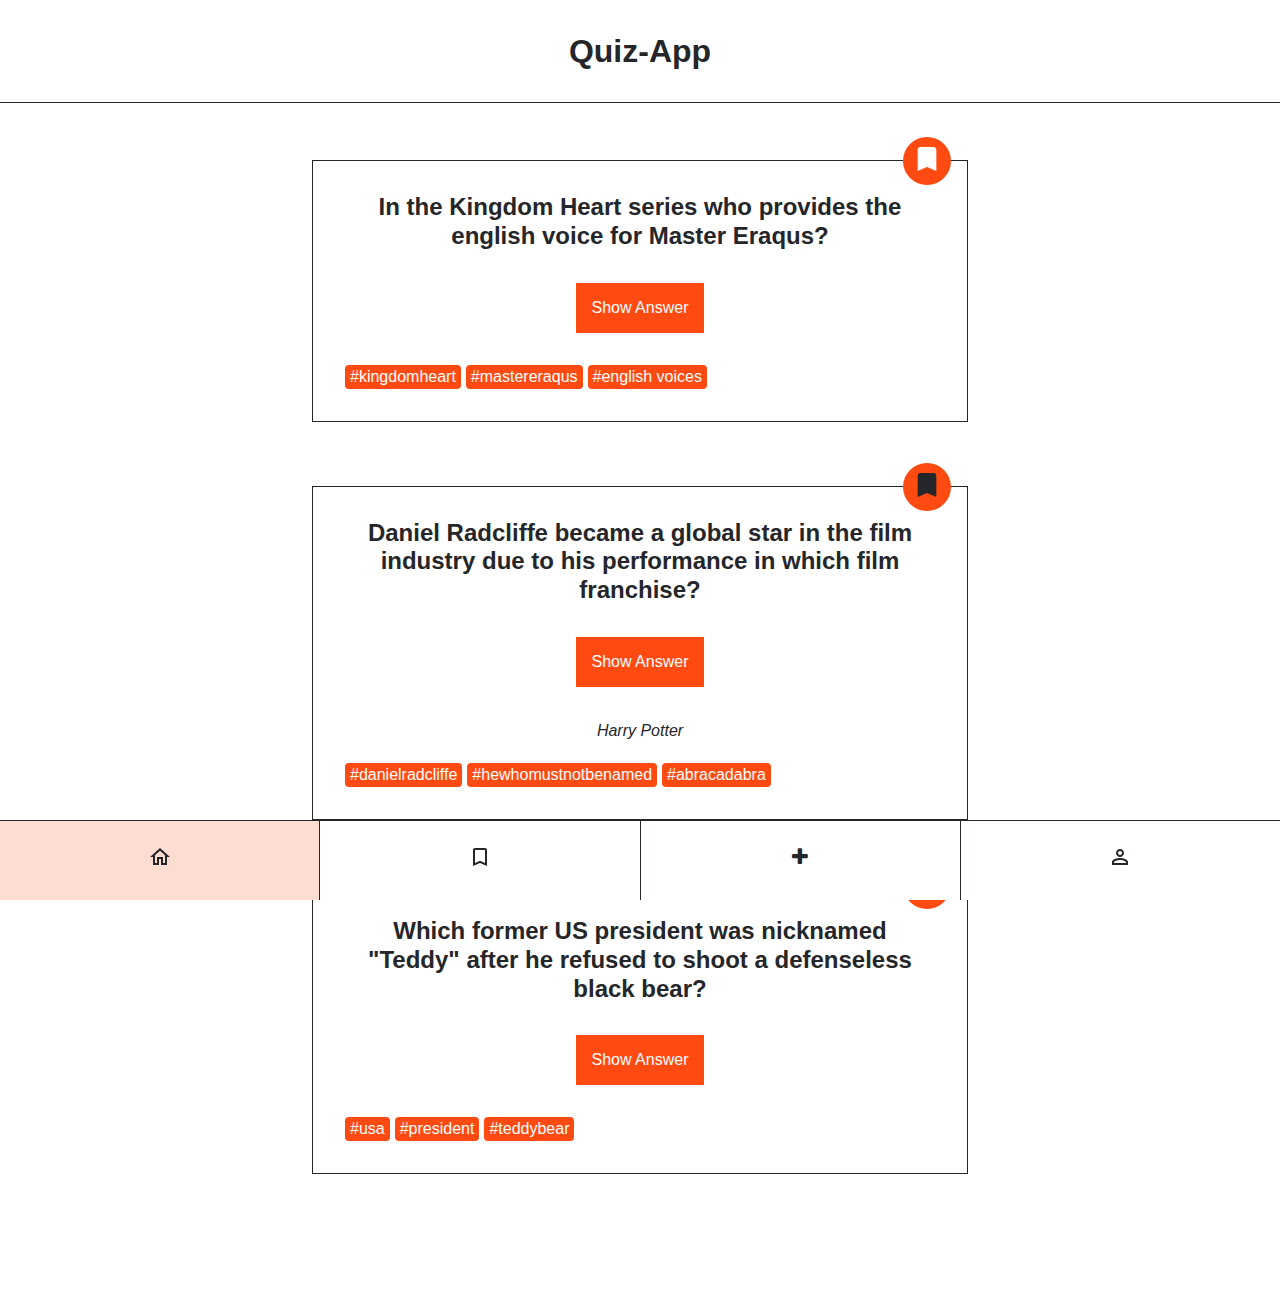
<file: index.html>
<!DOCTYPE html>
<html lang="en">
  <head>
    <meta charset="UTF-8" />
    <meta http-equiv="X-UA-Compatible" content="IE=edge" />
    <meta name="viewport" content="width=device-width, initial-scale=1.0" />
    <title>Quiz-App</title>
    <link rel="stylesheet" href="./styles.css" />
    <link
      rel="stylesheet"
      href="https://cdnjs.cloudflare.com/ajax/libs/font-awesome/4.7.0/css/font-awesome.min.css"
    />
    <script src="./index.js" defer></script>
  </head>
  <body>
    <header class="header">
      <h1 class="header__title">Quiz-App</h1>
    </header>
    <main>
      <ul class="card-list">
        <!--
                FIRST CARD
              -->
        <li class="card-list__item">
          <article class="card">
            <h2 class="card__question">
              In the Kingdom Heart series who provides the english voice for
              Master Eraqus?
            </h2>
            <button class="card__button-answer" type="button">
              Show Answer
            </button>
            <p class="card__answer">Mark Hamill</p>
            <ul class="card__tag-list">
              <li class="card__tag-list-item">#kingdomheart</li>
              <li class="card__tag-list-item">#mastereraqus</li>
              <li class="card__tag-list-item">#english voices</li>
            </ul>
            <div class="card__button-bookmark">
              <button class="bookmark" aria-label="bookmark" type="button">
                <svg
                  class="bookmark__icon"
                  xmlns="http://www.w3.org/2000/svg"
                  viewbox="0 0 24 24"
                >
                  <path
                    d="M17 3H7c-1.1 0-2 .9-2 2v16l7-3 7 3V5c0-1.1-.9-2-2-2z"
                  />
                </svg>
              </button>
            </div>
          </article>
        </li>
        <!--
                SECOND CARD
              -->
        <li class="card-list__item">
          <article class="card">
            <h2 class="card__question">
              Daniel Radcliffe became a global star in the film industry due to
              his performance in which film franchise?
            </h2>
            <button class="card__button-answer" type="button">
              Show Answer
            </button>
            <p class="card__answer card__answer--active">Harry Potter</p>
            <ul class="card__tag-list">
              <li class="card__tag-list-item">#danielradcliffe</li>
              <li class="card__tag-list-item">#hewhomustnotbenamed</li>
              <li class="card__tag-list-item">#abracadabra</li>
            </ul>
            <div class="card__button-bookmark">
              <button
                class="bookmark bookmark--active"
                aria-label="bookmark"
                type="button"
              >
                <svg
                  class="bookmark__icon"
                  xmlns="http://www.w3.org/2000/svg"
                  viewbox="0 0 24 24"
                >
                  <path
                    d="M17 3H7c-1.1 0-2 .9-2 2v16l7-3 7 3V5c0-1.1-.9-2-2-2z"
                  />
                </svg>
              </button>
            </div>
          </article>
        </li>
        <!--
                THIRD CARD
              -->
        <li class="card-list__item">
          <article class="card">
            <h2 class="card__question">
              Which former US president was nicknamed &quot;Teddy&quot; after he
              refused to shoot a defenseless black bear?
            </h2>
            <button class="card__button-answer" type="button">
              Show Answer
            </button>
            <p class="card__answer">Theodore Roosevelt</p>
            <ul class="card__tag-list">
              <li class="card__tag-list-item">#usa</li>
              <li class="card__tag-list-item">#president</li>
              <li class="card__tag-list-item">#teddybear</li>
            </ul>
            <div class="card__button-bookmark">
              <button class="bookmark" aria-label="bookmark" type="button">
                <svg
                  class="bookmark__icon"
                  xmlns="http://www.w3.org/2000/svg"
                  viewbox="0 0 24 24"
                >
                  <path
                    d="M17 3H7c-1.1 0-2 .9-2 2v16l7-3 7 3V5c0-1.1-.9-2-2-2z"
                  />
                </svg>
              </button>
            </div>
          </article>
        </li>
      </ul>
    </main>

    <nav class="navigation">
      <ul class="navigation__list">
        <li class="navigation__list-item navigation__list-item--active">
          <a
            class="navigation__link"
            href="/index.html"
            aria-label="go to home page"
          >
            <svg
              xmlns="http://www.w3.org/2000/svg"
              height="24px"
              viewbox="0 0 24 24"
              width="24px"
            >
              <path
                d="M12 5.69l5 4.5V18h-2v-6H9v6H7v-7.81l5-4.5M12 3L2 12h3v8h6v-6h2v6h6v-8h3L12 3z"
              />
            </svg>
          </a>
        </li>
        <li class="navigation__list-item">
          <a
            class="navigation__link"
            href="bookmarks.html"
            aria-label="go to bookmarks page"
          >
            <svg
              xmlns="http://www.w3.org/2000/svg"
              height="24px"
              viewbox="0 0 24 24"
              width="24px"
            >
              <path
                d="M17 3H7c-1.1 0-2 .9-2 2v16l7-3 7 3V5c0-1.1-.9-2-2-2zm0 15l-5-2.18L7 18V5h10v13z"
              />
            </svg>
          </a>
        </li>
        <li class="navigation__list-item">
          <a
            class="navigation__link"
            href="form.html"
            aria-label="add new card"
          >
            <i
              class="fa fa-plus"
              style="font-size: 20px; margin-top: 2px"
              aria-hidden="true"
            ></i>
          </a>
        </li>
        <li class="navigation__list-item">
          <a
            class="navigation__link"
            href="profile.html"
            aria-label="go to profile page"
          >
            <svg
              xmlns="http://www.w3.org/2000/svg"
              height="24px"
              viewbox="0 0 24 24"
              width="24px"
            >
              <path
                d="M12 6c1.1 0 2 .9 2 2s-.9 2-2 2-2-.9-2-2 .9-2 2-2m0 9c2.7 0 5.8 1.29 6 2v1H6v-.99c.2-.72 3.3-2.01 6-2.01m0-11C9.79 4 8 5.79 8 8s1.79 4 4 4 4-1.79 4-4-1.79-4-4-4zm0 9c-2.67 0-8 1.34-8 4v3h16v-3c0-2.66-5.33-4-8-4z"
              />
            </svg>
          </a>
        </li>
      </ul>
    </nav>
  </body>
</html>
</file>
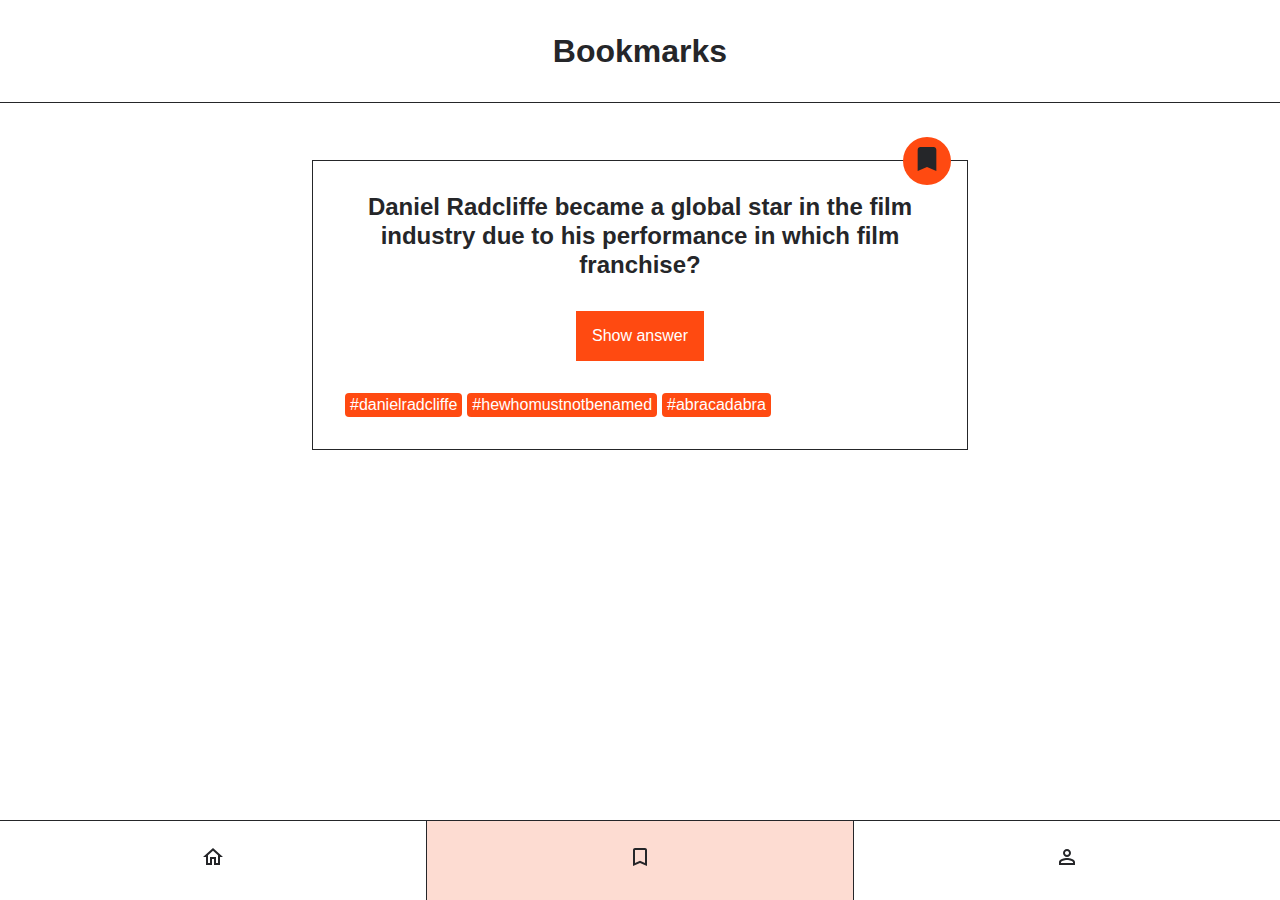
<file: bookmarks.html>
<!DOCTYPE html>
<html lang="en">
  <head>
    <meta charset="UTF-8" />
    <meta http-equiv="X-UA-Compatible" content="IE=edge" />
    <meta name="viewport" content="width=device-width, initial-scale=1.0" />
    <title>Quiz-App</title>
    <link rel="stylesheet" href="./styles.css" />
  </head>
  <body>
    <header class="header">
      <h1 class="header__title">Bookmarks</h1>
    </header>
    <main>
      <ul class="card-list">
        <li class="card-list__item">
          <article class="card">
            <h2 class="card__question">
              Daniel Radcliffe became a global star in the film industry due to
              his performance in which film franchise?
            </h2>
            <button class="card__button-answer" type="button">
              Show answer
            </button>
            <p class="card__answer">Harry Potter</p>
            <ul class="card__tag-list">
              <li class="card__tag-list-item">#danielradcliffe</li>
              <li class="card__tag-list-item">#hewhomustnotbenamed</li>
              <li class="card__tag-list-item">#abracadabra</li>
            </ul>
            <div class="card__button-bookmark">
              <button
                class="bookmark bookmark--active"
                aria-label="bookmark"
                type="button"
              >
                <svg
                  class="bookmark__icon"
                  xmlns="http://www.w3.org/2000/svg"
                  viewbox="0 0 24 24"
                >
                  <path
                    d="M17 3H7c-1.1 0-2 .9-2 2v16l7-3 7 3V5c0-1.1-.9-2-2-2z"
                  />
                </svg>
              </button>
            </div>
          </article>
        </li>
      </ul>
    </main>

    <nav class="navigation">
      <ul class="navigation__list">
        <li class="navigation__list-item">
          <a
            class="navigation__link"
            href="index.html"
            aria-label="go to home page"
          >
            <svg
              xmlns="http://www.w3.org/2000/svg"
              height="24px"
              viewbox="0 0 24 24"
              width="24px"
            >
              <path
                d="M12 5.69l5 4.5V18h-2v-6H9v6H7v-7.81l5-4.5M12 3L2 12h3v8h6v-6h2v6h6v-8h3L12 3z"
              />
            </svg>
          </a>
        </li>
        <li class="navigation__list-item navigation__list-item--active">
          <a
            class="navigation__link"
            href="bookmarks.html"
            aria-label="go to bookmarks page"
          >
            <svg
              xmlns="http://www.w3.org/2000/svg"
              height="24px"
              viewbox="0 0 24 24"
              width="24px"
            >
              <path
                d="M17 3H7c-1.1 0-2 .9-2 2v16l7-3 7 3V5c0-1.1-.9-2-2-2zm0 15l-5-2.18L7 18V5h10v13z"
              />
            </svg>
          </a>
        </li>
        <li class="navigation__list-item">
          <a
            class="navigation__link"
            href="profile.html"
            aria-label="go to profile page"
          >
            <svg
              xmlns="http://www.w3.org/2000/svg"
              height="24px"
              viewbox="0 0 24 24"
              width="24px"
            >
              <path
                d="M12 6c1.1 0 2 .9 2 2s-.9 2-2 2-2-.9-2-2 .9-2 2-2m0 9c2.7 0 5.8 1.29 6 2v1H6v-.99c.2-.72 3.3-2.01 6-2.01m0-11C9.79 4 8 5.79 8 8s1.79 4 4 4 4-1.79 4-4-1.79-4-4-4zm0 9c-2.67 0-8 1.34-8 4v3h16v-3c0-2.66-5.33-4-8-4z"
              />
            </svg>
          </a>
        </li>
      </ul>
    </nav>
  </body>
</html>
</file>
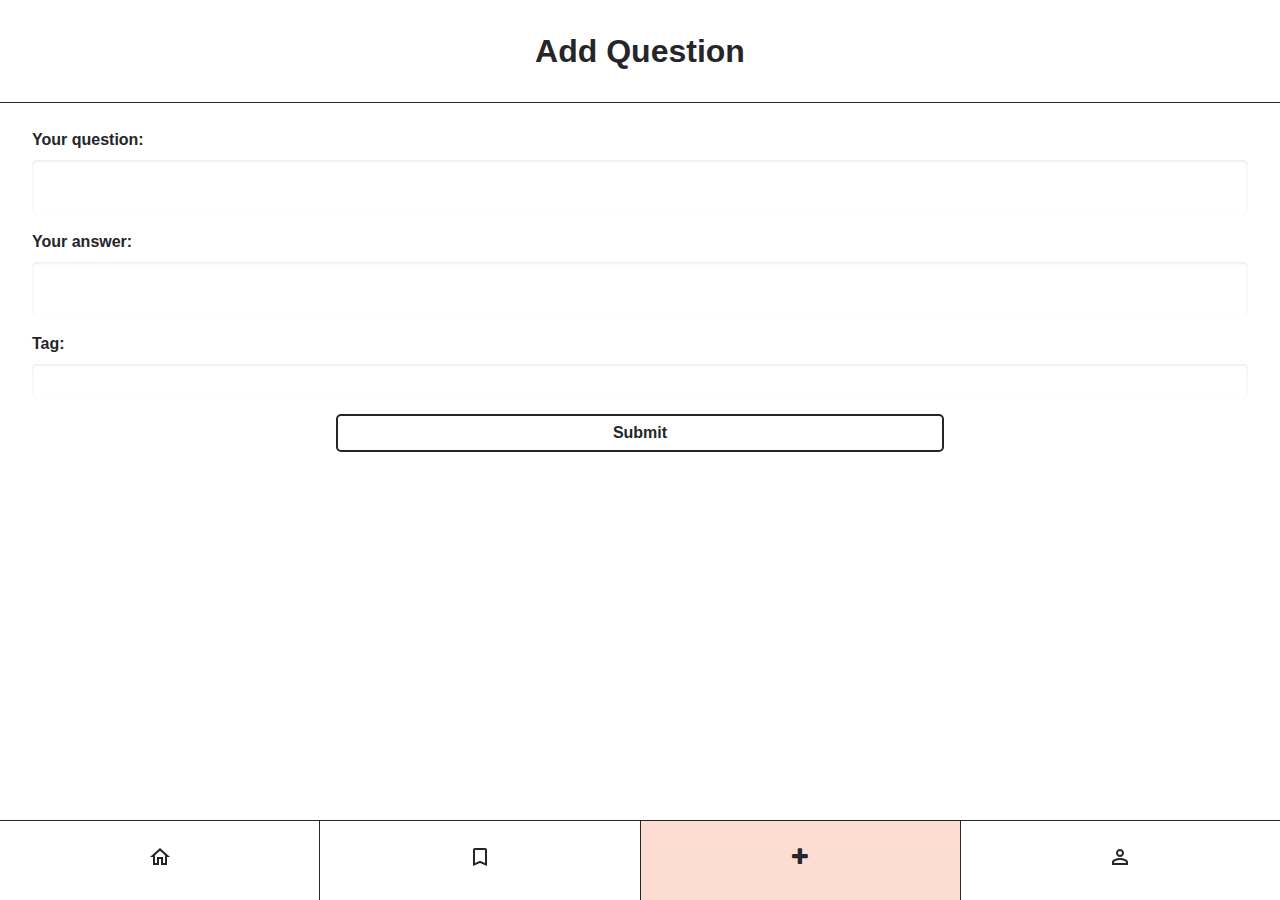
<file: form.html>
<!DOCTYPE html>
<html lang="en">
  <head>
    <meta charset="UTF-8" />
    <meta http-equiv="X-UA-Compatible" content="IE=edge" />
    <meta name="viewport" content="width=device-width, initial-scale=1.0" />
    <title>Quiz-App</title>
    <link rel="stylesheet" href="./styles.css" />
    <link
      rel="stylesheet"
      href="https://cdnjs.cloudflare.com/ajax/libs/font-awesome/4.7.0/css/font-awesome.min.css"
    />
    <script src="./index.js" defer></script>
  </head>
  <body>
    <header class="header">
      <h1 class="header__title">Add Question</h1>
    </header>

    <main class="form__container">
      <form class="form">
        <label for="question" class="form__label">Your question:</label>
        <textarea id="question" name="question" class="form__input"></textarea>

        <label for="answer" class="form__label">Your answer:</label>
        <textarea id="answer" name="answer" class="form__input"></textarea>

        <label for="tag" class="form__label">Tag:</label>
        <input type="text" id="tag" name="tag" class="form__input" />

        <button type="submit" class="form__submit-button">Submit</button>
      </form>
    </main>

    <nav class="navigation">
      <ul class="navigation__list">
        <li class="navigation__list-item">
          <a
            class="navigation__link"
            href="index.html"
            aria-label="go to home page"
          >
            <svg
              xmlns="http://www.w3.org/2000/svg"
              height="24px"
              viewbox="0 0 24 24"
              width="24px"
            >
              <path
                d="M12 5.69l5 4.5V18h-2v-6H9v6H7v-7.81l5-4.5M12 3L2 12h3v8h6v-6h2v6h6v-8h3L12 3z"
              />
            </svg>
          </a>
        </li>
        <li class="navigation__list-item">
          <a
            class="navigation__link"
            href="bookmarks.html"
            aria-label="go to bookmarks page"
          >
            <svg
              xmlns="http://www.w3.org/2000/svg"
              height="24px"
              viewbox="0 0 24 24"
              width="24px"
            >
              <path
                d="M17 3H7c-1.1 0-2 .9-2 2v16l7-3 7 3V5c0-1.1-.9-2-2-2zm0 15l-5-2.18L7 18V5h10v13z"
              />
            </svg>
          </a>
        </li>
        <li class="navigation__list-item navigation__list-item--active">
          <a
            class="navigation__link"
            href="form.html"
            aria-label="add new card"
          >
            <i
              class="fa fa-plus"
              style="font-size: 20px; margin-top: 2px"
              aria-hidden="true"
            ></i>
          </a>
        </li>
        <li class="navigation__list-item">
          <a
            class="navigation__link"
            href="profile.html"
            aria-label="go to profile page"
          >
            <svg
              xmlns="http://www.w3.org/2000/svg"
              height="24px"
              viewbox="0 0 24 24"
              width="24px"
            >
              <path
                d="M12 6c1.1 0 2 .9 2 2s-.9 2-2 2-2-.9-2-2 .9-2 2-2m0 9c2.7 0 5.8 1.29 6 2v1H6v-.99c.2-.72 3.3-2.01 6-2.01m0-11C9.79 4 8 5.79 8 8s1.79 4 4 4 4-1.79 4-4-1.79-4-4-4zm0 9c-2.67 0-8 1.34-8 4v3h16v-3c0-2.66-5.33-4-8-4z"
              />
            </svg>
          </a>
        </li>
      </ul>
    </nav>
  </body>
</html>
</file>
<file: styles.css>
@import "./global.css";

@import "./components/bookmark/bookmark.css";
@import "./components/card-list/card-list.css";
@import "./components/card/card.css";
@import "./components/header/header.css";
@import "./components/navigation/navigation.css";
@import "./components/profile/profile.css";
@import "./components/counter-list/counter-list.css";
@import "./components/form/form.css";
</file>
